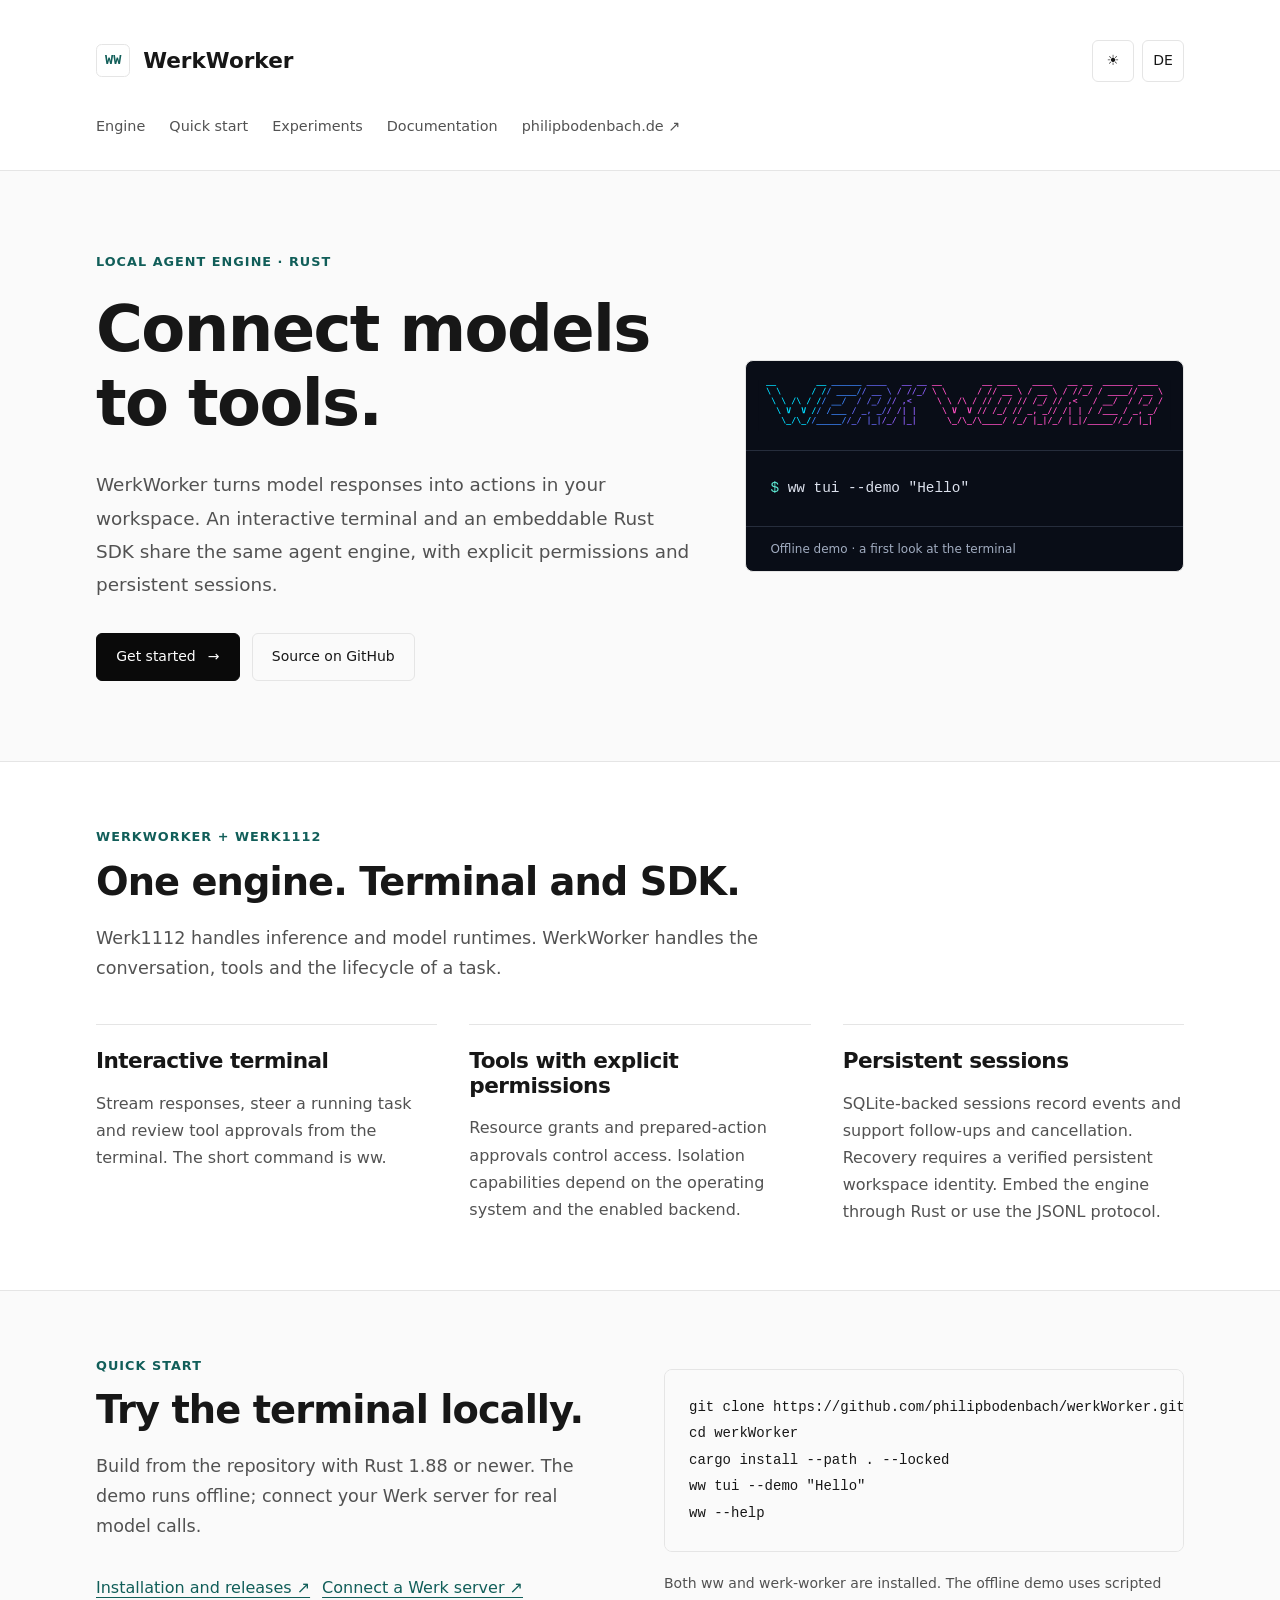
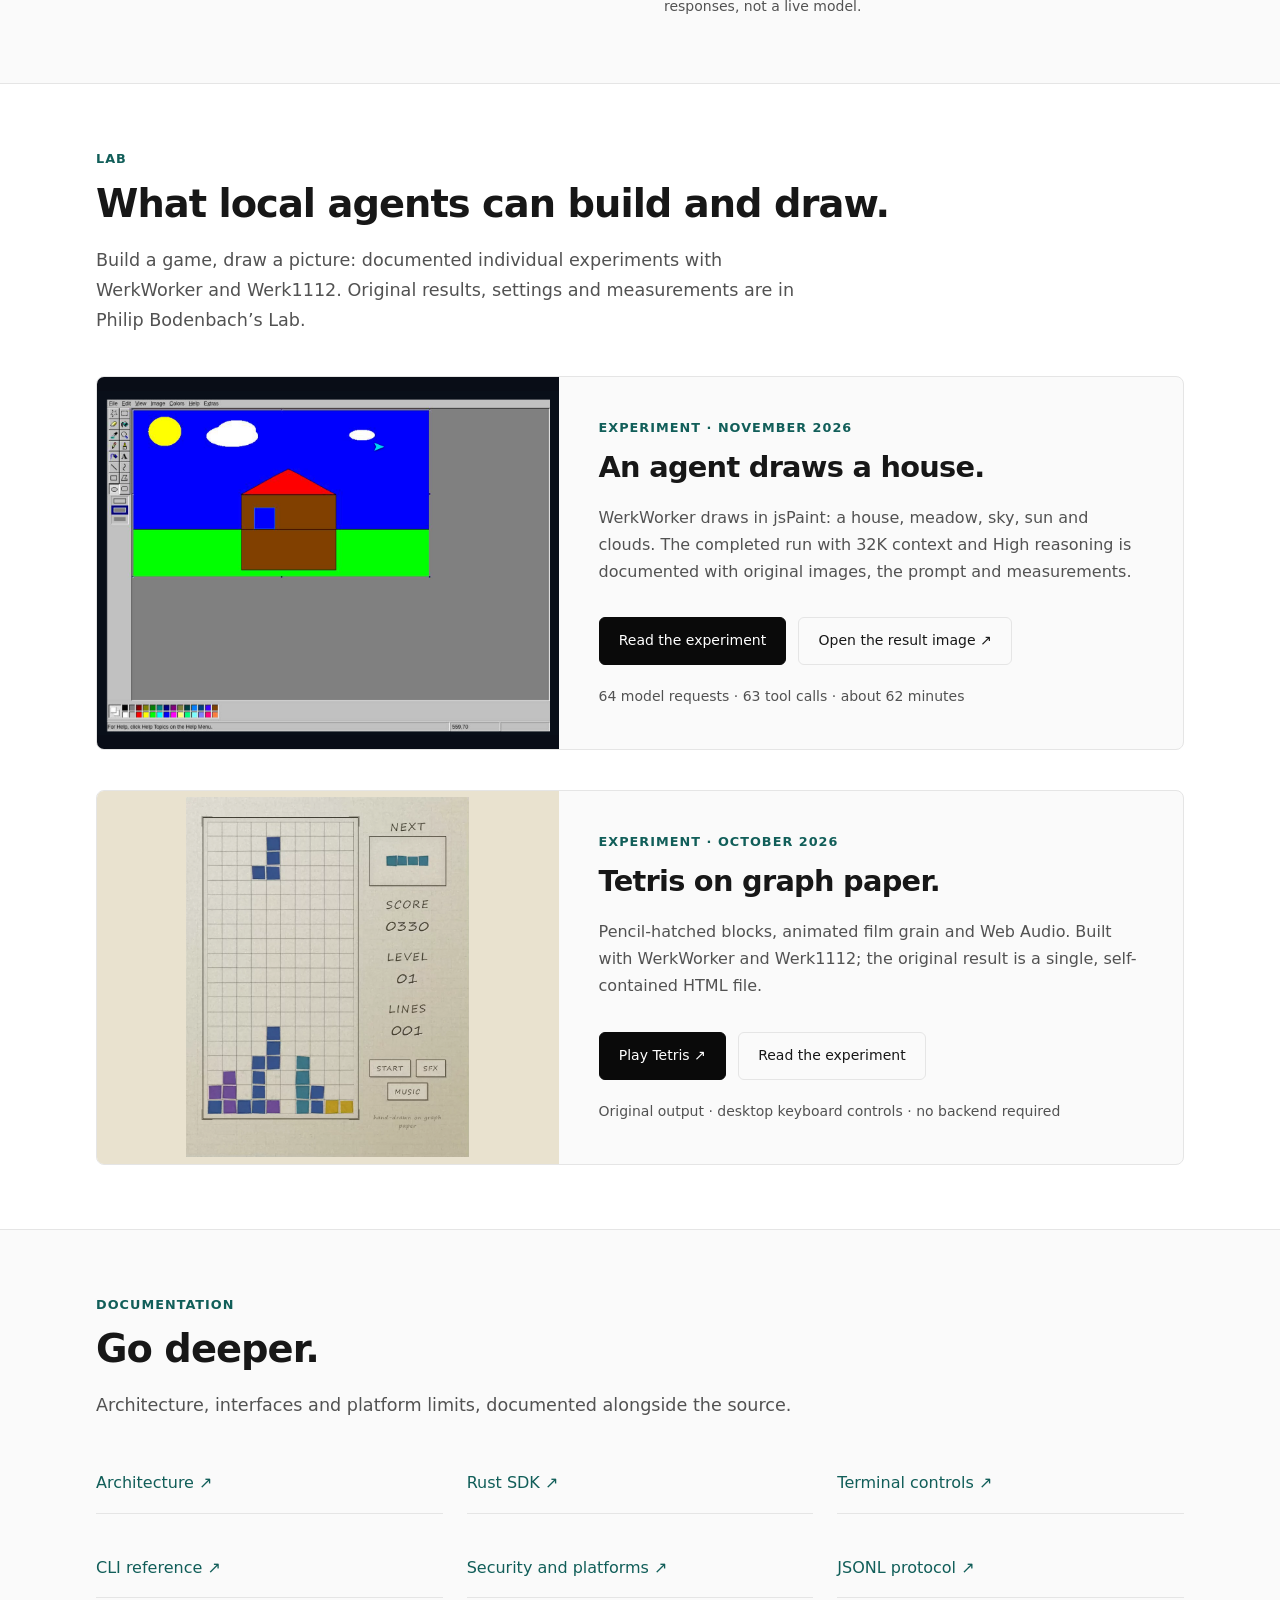
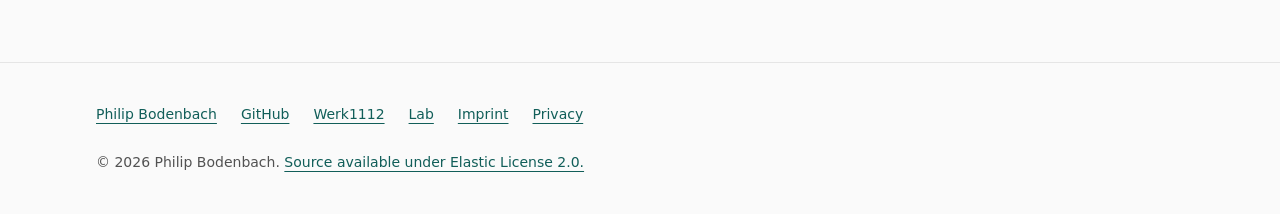
<file: docs/index.html>
<!doctype html>
<html lang="en">
<head>
  <meta charset="utf-8">
  <meta name="viewport" content="width=device-width, initial-scale=1">
  <script src="./assets/site.js"></script>
  <link rel="stylesheet" href="./assets/site.css">
  <title>WerkWorker – A local agent engine in Rust</title>
  <meta name="description" content="A local Rust agent engine with an interactive terminal, tool execution, explicit approvals and persistent sessions. Explore the SDK, a playable Tetris game and a browser drawing experiment.">
  <meta name="robots" content="index, follow">
  <link rel="canonical" href="https://philipbodenbach.github.io/werkWorker/">
  <link rel="alternate" hreflang="en" href="https://philipbodenbach.github.io/werkWorker/">
  <link rel="alternate" hreflang="de" href="https://philipbodenbach.github.io/werkWorker/de/">
  <link rel="alternate" hreflang="x-default" href="https://philipbodenbach.github.io/werkWorker/">
  <meta property="og:type" content="website">
  <meta property="og:site_name" content="WerkWorker">
  <meta property="og:locale" content="en_US">
  <meta property="og:locale:alternate" content="de_DE">
  <meta property="og:title" content="WerkWorker – A local agent engine in Rust">
  <meta property="og:description" content="A local Rust agent engine with an interactive terminal, tool execution, explicit approvals and persistent sessions. Explore the SDK, a playable Tetris game and a browser drawing experiment.">
  <meta property="og:url" content="https://philipbodenbach.github.io/werkWorker/">
  <meta property="og:image" content="https://philipbodenbach.github.io/werkWorker/assets/werkworker-social.png">
  <meta property="og:image:width" content="1200">
  <meta property="og:image:height" content="630">
  <meta property="og:image:alt" content="WerkWorker · Local agent engine · Rust">
  <meta name="twitter:card" content="summary_large_image">
  <meta name="twitter:title" content="WerkWorker – A local agent engine in Rust">
  <meta name="twitter:description" content="A local Rust agent engine with an interactive terminal, tool execution, explicit approvals and persistent sessions. Explore the SDK, a playable Tetris game and a browser drawing experiment.">
  <meta name="twitter:image" content="https://philipbodenbach.github.io/werkWorker/assets/werkworker-social.png">
  <script type="application/ld+json">{"@context": "https://schema.org", "@type": "SoftwareSourceCode", "name": "WerkWorker", "description": "A local Rust agent engine with an interactive terminal, tool execution, explicit approvals and persistent sessions. Explore the SDK, a playable Tetris game and a browser drawing experiment.", "url": "https://philipbodenbach.github.io/werkWorker/", "codeRepository": "https://github.com/philipbodenbach/werkWorker", "programmingLanguage": "Rust", "license": "https://github.com/philipbodenbach/werkWorker/blob/main/LICENSE", "author": {"@type": "Person", "name": "Philip Bodenbach", "url": "https://philipbodenbach.de/"}}</script>
</head>
<body>
<a class="skip-link" href="#main">Skip to content</a>
<header class="site-header">
  <div class="container">
    <div class="header-row">
      <a class="brand" href="./"><span class="brand-mark" aria-hidden="true">WW</span>WerkWorker</a>
      <div class="preferences">
        <button class="control" type="button" data-theme-toggle data-light-label="Activate light mode" data-dark-label="Activate dark mode" aria-label="Activate dark mode" aria-pressed="false"><span class="sun" aria-hidden="true">☀</span><span class="moon" aria-hidden="true">☾</span></button>
        <a class="control" href="./de/" hreflang="de" lang="de" aria-label="Deutsch">DE</a>
      </div>
    </div>
    <nav class="nav" aria-label="Primary navigation"><a href="#engine">Engine</a><a href="#quick-start">Quick start</a><a href="#experiments">Experiments</a><a href="#documentation">Documentation</a><a href="https://philipbodenbach.de/en/">philipbodenbach.de ↗</a></nav>
  </div>
</header>
<main id="main">
  <section class="hero container">
    <div><p class="eyebrow">Local agent engine · Rust</p><h1>Connect models to tools.</h1><p class="lead">WerkWorker turns model responses into actions in your workspace. An interactive terminal and an embeddable Rust SDK share the same agent engine, with explicit permissions and persistent sessions.</p><div class="actions"><a class="button primary" href="#quick-start">Get started <span aria-hidden="true">→</span></a><a class="button" href="https://github.com/philipbodenbach/werkWorker">Source on GitHub</a></div></div>
    <div class="terminal"><img src="./assets/werkworker-banner.svg" width="880" height="124" alt="WerkWorker"><pre><code><span style="color:#5eead4">$</span> ww tui --demo "Hello"</code></pre><p class="terminal-label">Offline demo · a first look at the terminal</p></div>
  </section>
  <section class="section panel" id="engine"><div class="container"><p class="eyebrow">WerkWorker + Werk1112</p><h2>One engine. Terminal and SDK.</h2><p class="section-intro">Werk1112 handles inference and model runtimes. WerkWorker handles the conversation, tools and the lifecycle of a task.</p><div class="features"><article><h3>Interactive terminal</h3><p>Stream responses, steer a running task and review tool approvals from the terminal. The short command is ww.</p></article><article><h3>Tools with explicit permissions</h3><p>Resource grants and prepared-action approvals control access. Isolation capabilities depend on the operating system and the enabled backend.</p></article><article><h3>Persistent sessions</h3><p>SQLite-backed sessions record events and support follow-ups and cancellation. Recovery requires a verified persistent workspace identity. Embed the engine through Rust or use the JSONL protocol.</p></article></div></div></section>
  <section class="section" id="quick-start"><div class="container split"><div><p class="eyebrow">Quick start</p><h2>Try the terminal locally.</h2><p class="section-intro">Build from the repository with Rust 1.88 or newer. The demo runs offline; connect your Werk server for real model calls.</p><div class="actions"><a href="https://github.com/philipbodenbach/werkWorker/blob/main/docs/releases.md">Installation and releases ↗</a><a href="https://github.com/philipbodenbach/werkWorker#install-and-try">Connect a Werk server ↗</a></div></div><div><pre class="code"><code>git clone https://github.com/philipbodenbach/werkWorker.git
cd werkWorker
cargo install --path . --locked
ww tui --demo "Hello"
ww --help</code></pre><p class="note">Both ww and werk-worker are installed. The offline demo uses scripted responses, not a live model.</p></div></div></section>
  <section class="section panel" id="experiments"><div class="container"><p class="eyebrow">Lab</p><h2>What local agents can build and draw.</h2><p class="section-intro">Build a game, draw a picture: documented individual experiments with WerkWorker and Werk1112. Original results, settings and measurements are in Philip Bodenbach’s Lab.</p><article class="experiment"><a class="experiment-image screenshot" href="https://philipbodenbach.de/en/lab/werkworker-paint/" tabindex="-1" aria-hidden="true"><img src="./assets/paint-result.png" width="1335" height="996" alt="House drawn in jsPaint with a red roof, green meadow, sun and clouds" loading="lazy"></a><div class="experiment-copy"><p class="eyebrow">Experiment · November 2026</p><h3>An agent draws a house.</h3><p>WerkWorker draws in jsPaint: a house, meadow, sky, sun and clouds. The completed run with 32K context and High reasoning is documented with original images, the prompt and measurements.</p><div class="actions"><a class="button primary" href="https://philipbodenbach.de/en/lab/werkworker-paint/">Read the experiment</a><a class="button" href="./assets/paint-result.png">Open the result image ↗</a></div><p class="note">64 model requests · 63 tool calls · about 62 minutes</p></div></article><article class="experiment"><a class="experiment-image" href="./experiments/tetris/" tabindex="-1" aria-hidden="true"><img src="./assets/tetris-poster.webp" width="870" height="1108" alt="Tetris with pencil-hatched blocks on graph paper" loading="lazy"></a><div class="experiment-copy"><p class="eyebrow">Experiment · October 2026</p><h3>Tetris on graph paper.</h3><p>Pencil-hatched blocks, animated film grain and Web Audio. Built with WerkWorker and Werk1112; the original result is a single, self-contained HTML file.</p><div class="actions"><a class="button primary" href="./experiments/tetris/">Play Tetris ↗</a><a class="button" href="https://philipbodenbach.de/en/lab/werkworker-tetris/">Read the experiment</a></div><p class="note">Original output · desktop keyboard controls · no backend required</p></div></article></div></section>
  <section class="section" id="documentation"><div class="container"><p class="eyebrow">Documentation</p><h2>Go deeper.</h2><p class="section-intro">Architecture, interfaces and platform limits, documented alongside the source.</p><nav class="docs" aria-label="Documentation"><a href="https://github.com/philipbodenbach/werkWorker/blob/main/docs/architecture.md">Architecture <span aria-hidden="true">↗</span></a><a href="https://github.com/philipbodenbach/werkWorker/blob/main/docs/sdk.md">Rust SDK <span aria-hidden="true">↗</span></a><a href="https://github.com/philipbodenbach/werkWorker/blob/main/docs/tui.md">Terminal controls <span aria-hidden="true">↗</span></a><a href="https://github.com/philipbodenbach/werkWorker/blob/main/docs/cli.md">CLI reference <span aria-hidden="true">↗</span></a><a href="https://github.com/philipbodenbach/werkWorker/blob/main/docs/security.md">Security and platforms <span aria-hidden="true">↗</span></a><a href="https://github.com/philipbodenbach/werkWorker/blob/main/docs/protocol.md">JSONL protocol <span aria-hidden="true">↗</span></a></nav></div></section>
</main>
<footer class="site-footer"><div class="container"><nav class="footer-links" aria-label="Footer"><a href="https://philipbodenbach.de/en/">Philip Bodenbach</a><a href="https://github.com/philipbodenbach/werkWorker">GitHub</a><a href="https://philipbodenbach.github.io/werk1112/">Werk1112</a><a href="https://philipbodenbach.de/en/lab/">Lab</a><a href="https://philipbodenbach.de/en/imprint/">Imprint</a><a href="https://philipbodenbach.de/en/privacy/">Privacy</a></nav><p>© 2026 Philip Bodenbach. <a href="https://github.com/philipbodenbach/werkWorker/blob/main/LICENSE">Source available under Elastic License 2.0.</a></p></div></footer>
</body>
</html>
</file>
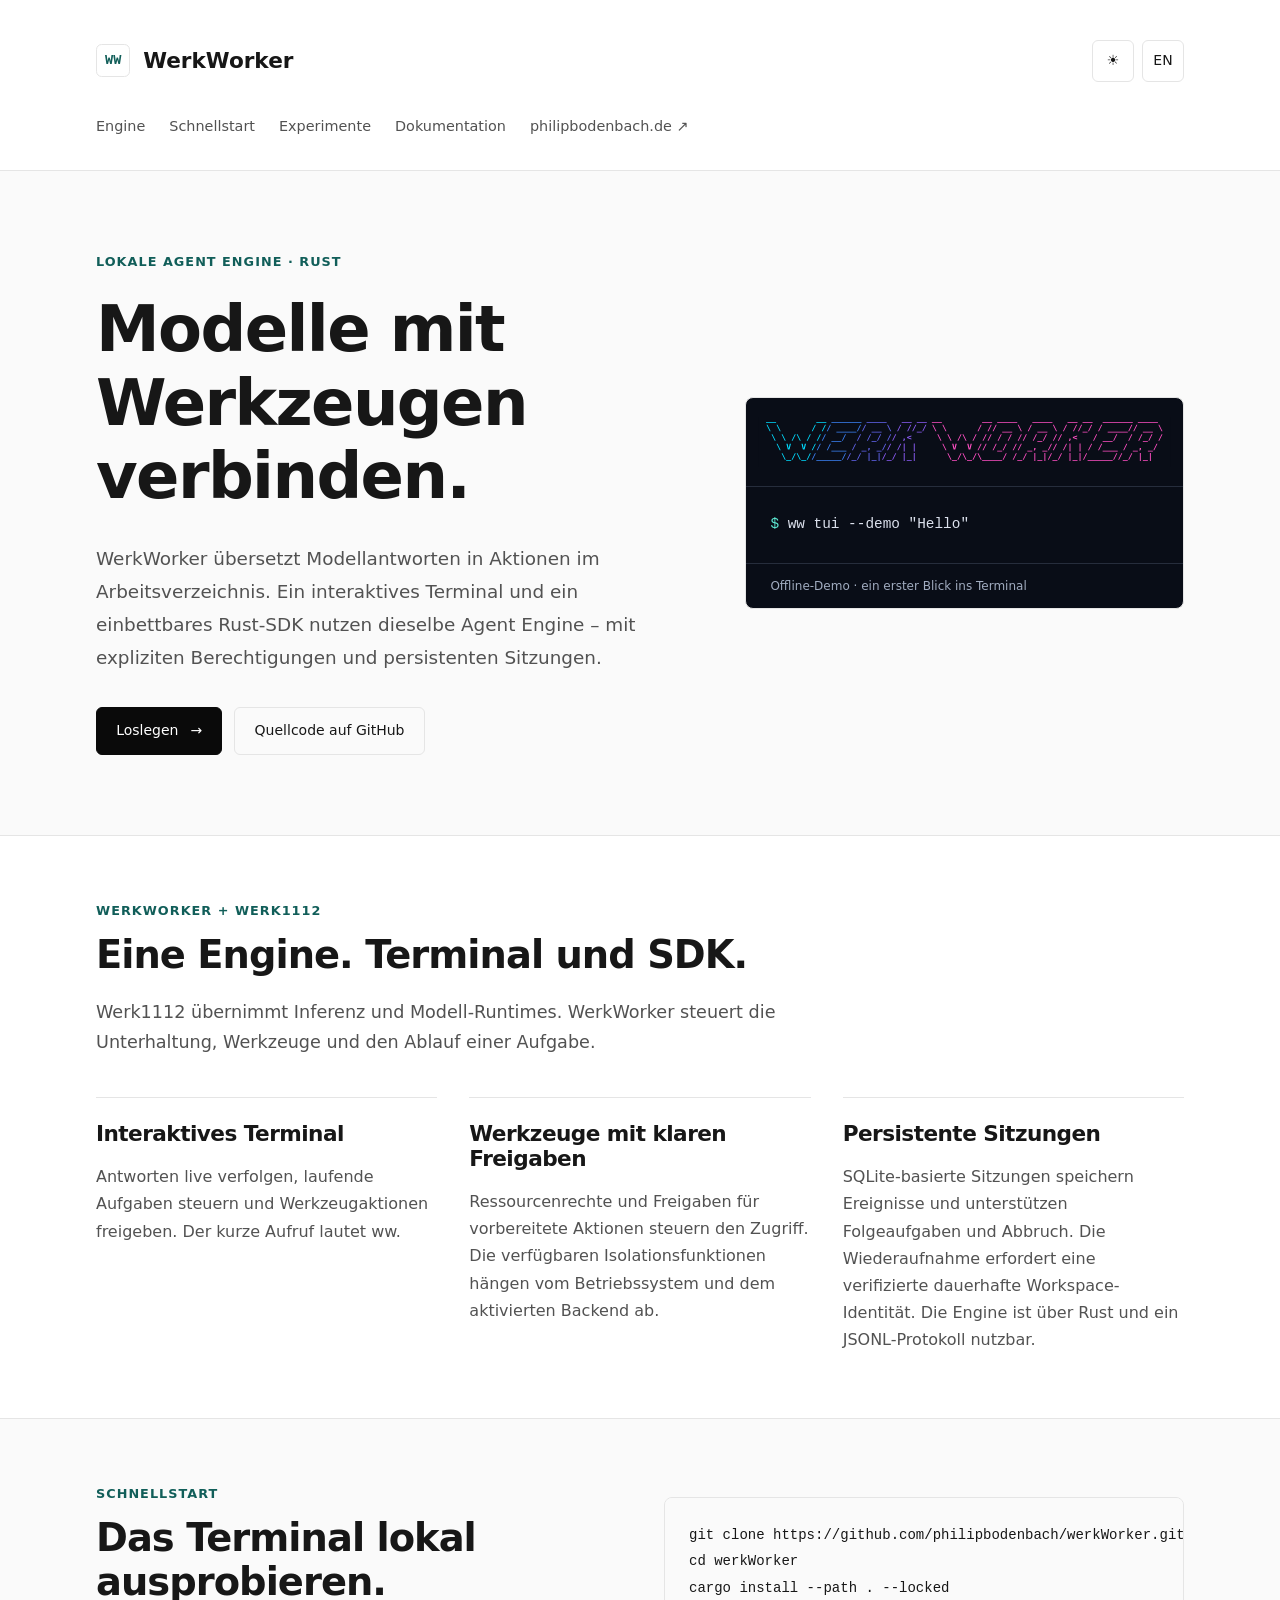
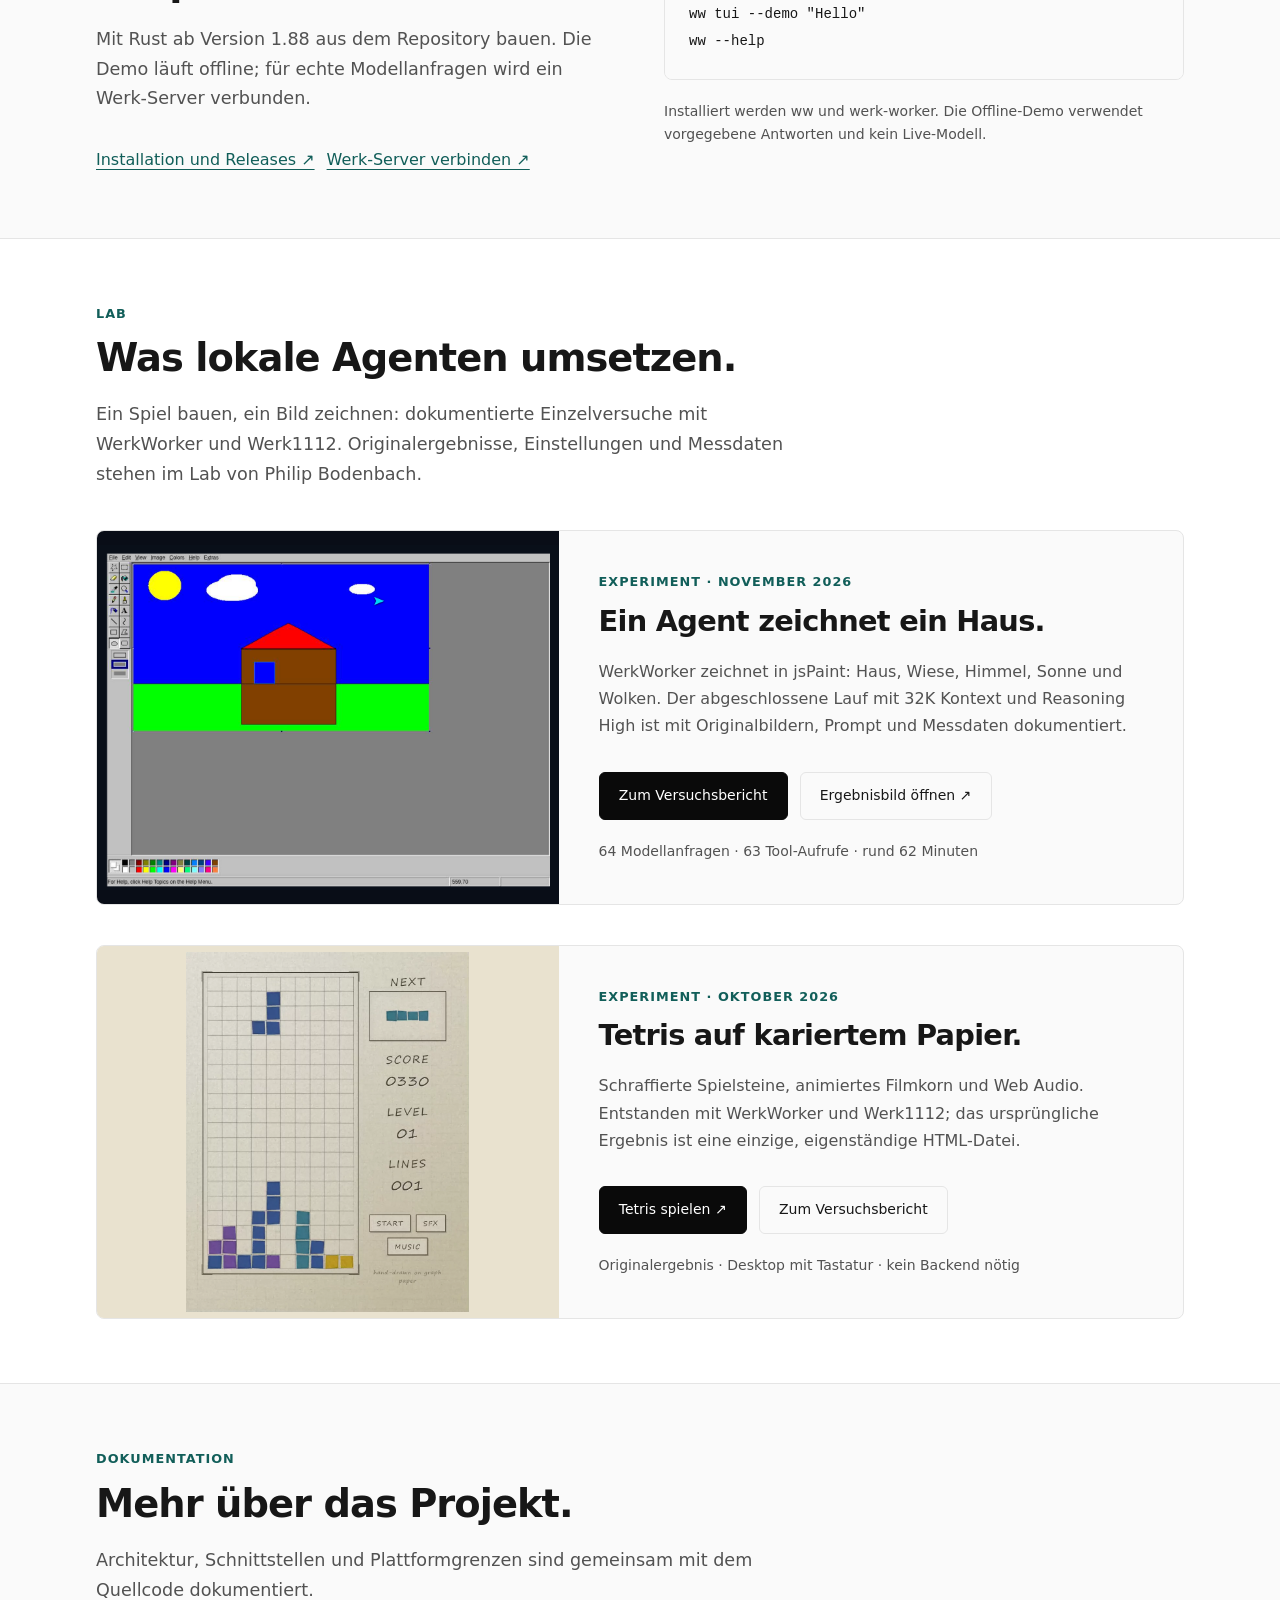
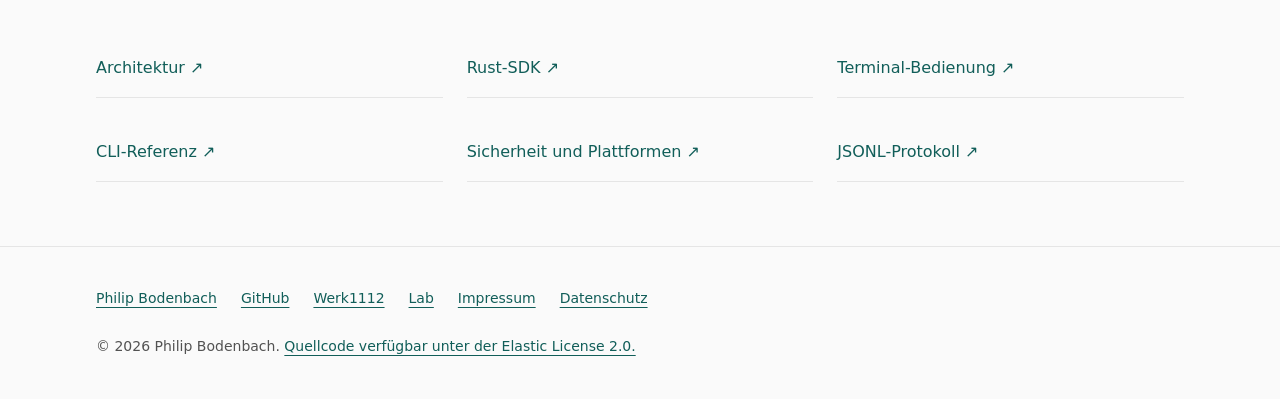
<file: docs/de/index.html>
<!doctype html>
<html lang="de">
<head>
  <meta charset="utf-8">
  <meta name="viewport" content="width=device-width, initial-scale=1">
  <script src="../assets/site.js"></script>
  <link rel="stylesheet" href="../assets/site.css">
  <title>WerkWorker – Eine lokale Agent Engine in Rust</title>
  <meta name="description" content="Eine lokale Agent Engine in Rust mit interaktivem Terminal, Werkzeugen, expliziten Freigaben und persistenten Sitzungen. Mit SDK und dokumentierten Tetris- und Browser-Experimenten.">
  <meta name="robots" content="index, follow">
  <link rel="canonical" href="https://philipbodenbach.github.io/werkWorker/de/">
  <link rel="alternate" hreflang="en" href="https://philipbodenbach.github.io/werkWorker/">
  <link rel="alternate" hreflang="de" href="https://philipbodenbach.github.io/werkWorker/de/">
  <link rel="alternate" hreflang="x-default" href="https://philipbodenbach.github.io/werkWorker/">
  <meta property="og:type" content="website">
  <meta property="og:site_name" content="WerkWorker">
  <meta property="og:locale" content="de_DE">
  <meta property="og:locale:alternate" content="en_US">
  <meta property="og:title" content="WerkWorker – Eine lokale Agent Engine in Rust">
  <meta property="og:description" content="Eine lokale Agent Engine in Rust mit interaktivem Terminal, Werkzeugen, expliziten Freigaben und persistenten Sitzungen. Mit SDK und dokumentierten Tetris- und Browser-Experimenten.">
  <meta property="og:url" content="https://philipbodenbach.github.io/werkWorker/de/">
  <meta property="og:image" content="https://philipbodenbach.github.io/werkWorker/assets/werkworker-social.png">
  <meta property="og:image:width" content="1200">
  <meta property="og:image:height" content="630">
  <meta property="og:image:alt" content="WerkWorker · Local agent engine · Rust">
  <meta name="twitter:card" content="summary_large_image">
  <meta name="twitter:title" content="WerkWorker – Eine lokale Agent Engine in Rust">
  <meta name="twitter:description" content="Eine lokale Agent Engine in Rust mit interaktivem Terminal, Werkzeugen, expliziten Freigaben und persistenten Sitzungen. Mit SDK und dokumentierten Tetris- und Browser-Experimenten.">
  <meta name="twitter:image" content="https://philipbodenbach.github.io/werkWorker/assets/werkworker-social.png">
  <script type="application/ld+json">{"@context": "https://schema.org", "@type": "SoftwareSourceCode", "name": "WerkWorker", "description": "Eine lokale Agent Engine in Rust mit interaktivem Terminal, Werkzeugen, expliziten Freigaben und persistenten Sitzungen. Mit SDK und dokumentierten Tetris- und Browser-Experimenten.", "url": "https://philipbodenbach.github.io/werkWorker/de/", "codeRepository": "https://github.com/philipbodenbach/werkWorker", "programmingLanguage": "Rust", "license": "https://github.com/philipbodenbach/werkWorker/blob/main/LICENSE", "author": {"@type": "Person", "name": "Philip Bodenbach", "url": "https://philipbodenbach.de/"}}</script>
</head>
<body>
<a class="skip-link" href="#main">Zum Inhalt</a>
<header class="site-header">
  <div class="container">
    <div class="header-row">
      <a class="brand" href="./"><span class="brand-mark" aria-hidden="true">WW</span>WerkWorker</a>
      <div class="preferences">
        <button class="control" type="button" data-theme-toggle data-light-label="Hellmodus aktivieren" data-dark-label="Dunkelmodus aktivieren" aria-label="Dunkelmodus aktivieren" aria-pressed="false"><span class="sun" aria-hidden="true">☀</span><span class="moon" aria-hidden="true">☾</span></button>
        <a class="control" href="../" hreflang="en" lang="en" aria-label="English">EN</a>
      </div>
    </div>
    <nav class="nav" aria-label="Hauptnavigation"><a href="#engine">Engine</a><a href="#quick-start">Schnellstart</a><a href="#experiments">Experimente</a><a href="#documentation">Dokumentation</a><a href="https://philipbodenbach.de/">philipbodenbach.de ↗</a></nav>
  </div>
</header>
<main id="main">
  <section class="hero container">
    <div><p class="eyebrow">Lokale Agent Engine · Rust</p><h1>Modelle mit Werkzeugen verbinden.</h1><p class="lead">WerkWorker übersetzt Modellantworten in Aktionen im Arbeitsverzeichnis. Ein interaktives Terminal und ein einbettbares Rust-SDK nutzen dieselbe Agent Engine – mit expliziten Berechtigungen und persistenten Sitzungen.</p><div class="actions"><a class="button primary" href="#quick-start">Loslegen <span aria-hidden="true">→</span></a><a class="button" href="https://github.com/philipbodenbach/werkWorker">Quellcode auf GitHub</a></div></div>
    <div class="terminal"><img src="../assets/werkworker-banner.svg" width="880" height="124" alt="WerkWorker"><pre><code><span style="color:#5eead4">$</span> ww tui --demo "Hello"</code></pre><p class="terminal-label">Offline-Demo · ein erster Blick ins Terminal</p></div>
  </section>
  <section class="section panel" id="engine"><div class="container"><p class="eyebrow">WerkWorker + Werk1112</p><h2>Eine Engine. Terminal und SDK.</h2><p class="section-intro">Werk1112 übernimmt Inferenz und Modell-Runtimes. WerkWorker steuert die Unterhaltung, Werkzeuge und den Ablauf einer Aufgabe.</p><div class="features"><article><h3>Interaktives Terminal</h3><p>Antworten live verfolgen, laufende Aufgaben steuern und Werkzeugaktionen freigeben. Der kurze Aufruf lautet ww.</p></article><article><h3>Werkzeuge mit klaren Freigaben</h3><p>Ressourcenrechte und Freigaben für vorbereitete Aktionen steuern den Zugriff. Die verfügbaren Isolationsfunktionen hängen vom Betriebssystem und dem aktivierten Backend ab.</p></article><article><h3>Persistente Sitzungen</h3><p>SQLite-basierte Sitzungen speichern Ereignisse und unterstützen Folgeaufgaben und Abbruch. Die Wiederaufnahme erfordert eine verifizierte dauerhafte Workspace-Identität. Die Engine ist über Rust und ein JSONL-Protokoll nutzbar.</p></article></div></div></section>
  <section class="section" id="quick-start"><div class="container split"><div><p class="eyebrow">Schnellstart</p><h2>Das Terminal lokal ausprobieren.</h2><p class="section-intro">Mit Rust ab Version 1.88 aus dem Repository bauen. Die Demo läuft offline; für echte Modellanfragen wird ein Werk-Server verbunden.</p><div class="actions"><a href="https://github.com/philipbodenbach/werkWorker/blob/main/docs/releases.md">Installation und Releases ↗</a><a href="https://github.com/philipbodenbach/werkWorker#install-and-try">Werk-Server verbinden ↗</a></div></div><div><pre class="code"><code>git clone https://github.com/philipbodenbach/werkWorker.git
cd werkWorker
cargo install --path . --locked
ww tui --demo "Hello"
ww --help</code></pre><p class="note">Installiert werden ww und werk-worker. Die Offline-Demo verwendet vorgegebene Antworten und kein Live-Modell.</p></div></div></section>
  <section class="section panel" id="experiments"><div class="container"><p class="eyebrow">Lab</p><h2>Was lokale Agenten umsetzen.</h2><p class="section-intro">Ein Spiel bauen, ein Bild zeichnen: dokumentierte Einzelversuche mit WerkWorker und Werk1112. Originalergebnisse, Einstellungen und Messdaten stehen im Lab von Philip Bodenbach.</p><article class="experiment"><a class="experiment-image screenshot" href="https://philipbodenbach.de/lab/werkworker-paint/" tabindex="-1" aria-hidden="true"><img src="../assets/paint-result.png" width="1335" height="996" alt="In jsPaint gezeichnetes Haus mit rotem Dach, grüner Wiese, Sonne und Wolken" loading="lazy"></a><div class="experiment-copy"><p class="eyebrow">Experiment · November 2026</p><h3>Ein Agent zeichnet ein Haus.</h3><p>WerkWorker zeichnet in jsPaint: Haus, Wiese, Himmel, Sonne und Wolken. Der abgeschlossene Lauf mit 32K Kontext und Reasoning High ist mit Originalbildern, Prompt und Messdaten dokumentiert.</p><div class="actions"><a class="button primary" href="https://philipbodenbach.de/lab/werkworker-paint/">Zum Versuchsbericht</a><a class="button" href="../assets/paint-result.png">Ergebnisbild öffnen ↗</a></div><p class="note">64 Modellanfragen · 63 Tool-Aufrufe · rund 62 Minuten</p></div></article><article class="experiment"><a class="experiment-image" href="../experiments/tetris/" tabindex="-1" aria-hidden="true"><img src="../assets/tetris-poster.webp" width="870" height="1108" alt="Tetris mit schraffierten Spielsteinen auf kariertem Papier" loading="lazy"></a><div class="experiment-copy"><p class="eyebrow">Experiment · Oktober 2026</p><h3>Tetris auf kariertem Papier.</h3><p>Schraffierte Spielsteine, animiertes Filmkorn und Web Audio. Entstanden mit WerkWorker und Werk1112; das ursprüngliche Ergebnis ist eine einzige, eigenständige HTML-Datei.</p><div class="actions"><a class="button primary" href="../experiments/tetris/">Tetris spielen ↗</a><a class="button" href="https://philipbodenbach.de/lab/werkworker-tetris/">Zum Versuchsbericht</a></div><p class="note">Originalergebnis · Desktop mit Tastatur · kein Backend nötig</p></div></article></div></section>
  <section class="section" id="documentation"><div class="container"><p class="eyebrow">Dokumentation</p><h2>Mehr über das Projekt.</h2><p class="section-intro">Architektur, Schnittstellen und Plattformgrenzen sind gemeinsam mit dem Quellcode dokumentiert.</p><nav class="docs" aria-label="Dokumentation"><a href="https://github.com/philipbodenbach/werkWorker/blob/main/docs/architecture.md">Architektur <span aria-hidden="true">↗</span></a><a href="https://github.com/philipbodenbach/werkWorker/blob/main/docs/sdk.md">Rust-SDK <span aria-hidden="true">↗</span></a><a href="https://github.com/philipbodenbach/werkWorker/blob/main/docs/tui.md">Terminal-Bedienung <span aria-hidden="true">↗</span></a><a href="https://github.com/philipbodenbach/werkWorker/blob/main/docs/cli.md">CLI-Referenz <span aria-hidden="true">↗</span></a><a href="https://github.com/philipbodenbach/werkWorker/blob/main/docs/security.md">Sicherheit und Plattformen <span aria-hidden="true">↗</span></a><a href="https://github.com/philipbodenbach/werkWorker/blob/main/docs/protocol.md">JSONL-Protokoll <span aria-hidden="true">↗</span></a></nav></div></section>
</main>
<footer class="site-footer"><div class="container"><nav class="footer-links" aria-label="Footer"><a href="https://philipbodenbach.de/">Philip Bodenbach</a><a href="https://github.com/philipbodenbach/werkWorker">GitHub</a><a href="https://philipbodenbach.github.io/werk1112/">Werk1112</a><a href="https://philipbodenbach.de/lab/">Lab</a><a href="https://philipbodenbach.de/impressum/">Impressum</a><a href="https://philipbodenbach.de/datenschutz/">Datenschutz</a></nav><p>© 2026 Philip Bodenbach. <a href="https://github.com/philipbodenbach/werkWorker/blob/main/LICENSE">Quellcode verfügbar unter der Elastic License 2.0.</a></p></div></footer>
</body>
</html>
</file>
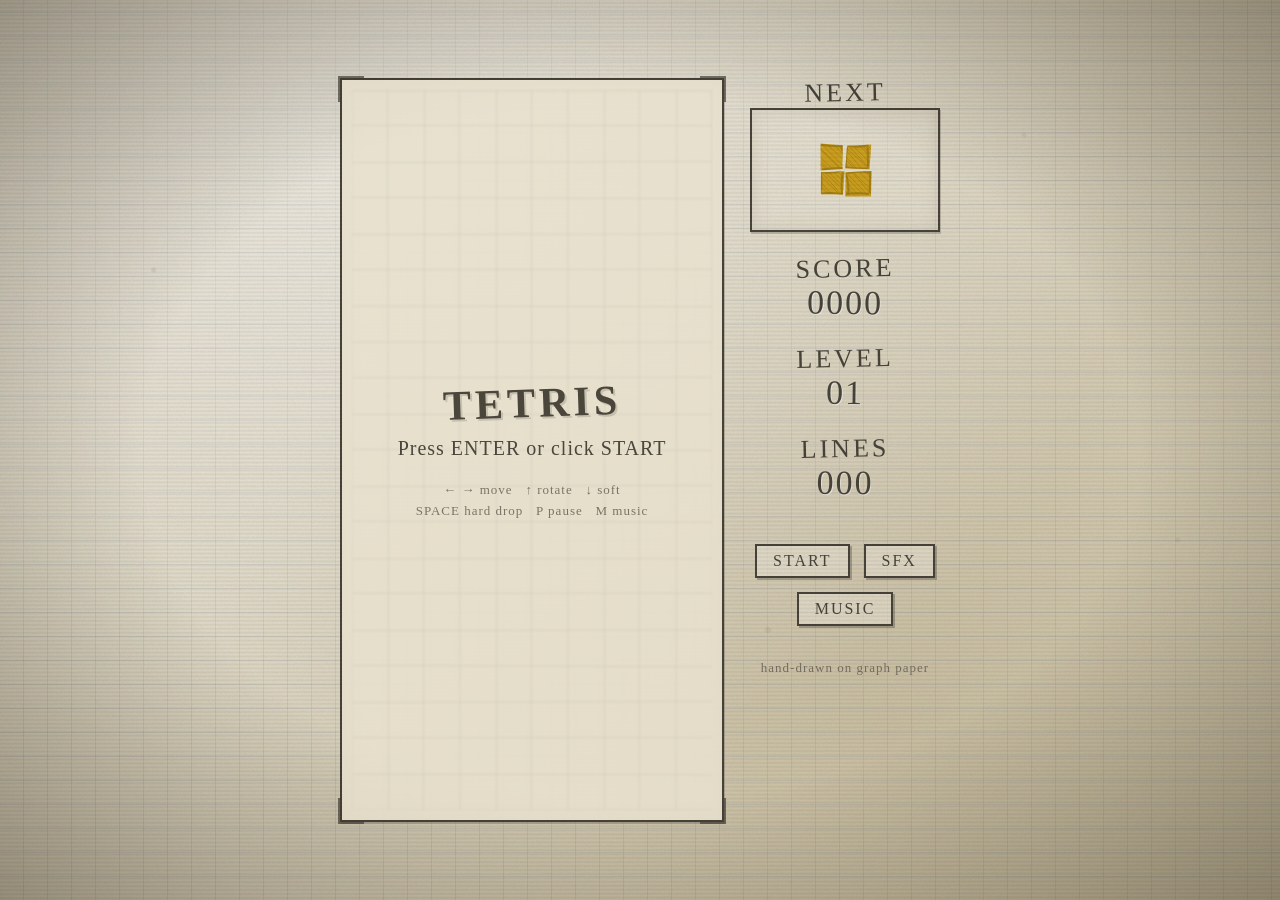
<file: docs/experiments/tetris/index.html>
<!DOCTYPE html>
<html lang="en">
<head>
<meta charset="UTF-8">
<meta name="viewport" content="width=device-width, initial-scale=1.0">
<title>Retro Tetris — Pencil Sketch</title>
<style>
  :root{
    --paper:#e9e2cf;
    --paper2:#ddd4bb;
    --ink:#4a463c;
    --ink-soft:#7a7466;
  }
  *{box-sizing:border-box;margin:0;padding:0}
  html,body{height:100%}
  body{
    background:
      radial-gradient(ellipse at 30% 20%, rgba(255,255,255,.5), transparent 60%),
      repeating-linear-gradient(0deg, transparent 0 23px, rgba(120,140,170,.18) 23px 24px),
      repeating-linear-gradient(90deg, transparent 0 23px, rgba(120,140,170,.18) 23px 24px),
      radial-gradient(ellipse at 70% 80%, rgba(160,140,90,.25), transparent 55%),
      linear-gradient(135deg, var(--paper), var(--paper2));
    color:var(--ink);
    font-family:"Segoe Print","Bradley Hand","Comic Sans MS",cursive;
    display:flex;align-items:center;justify-content:center;min-height:100vh;
    overflow:hidden;
  }
  /* aged paper specks */
  body::before{
    content:"";position:fixed;inset:0;pointer-events:none;opacity:.5;
    background-image:
      radial-gradient(circle at 12% 30%, rgba(90,70,40,.18) 0 2px, transparent 3px),
      radial-gradient(circle at 80% 15%, rgba(90,70,40,.15) 0 1.5px, transparent 3px),
      radial-gradient(circle at 60% 70%, rgba(90,70,40,.16) 0 2px, transparent 4px),
      radial-gradient(circle at 30% 85%, rgba(90,70,40,.14) 0 1.5px, transparent 3px),
      radial-gradient(circle at 92% 60%, rgba(90,70,40,.15) 0 2px, transparent 3px);
  }
  .stage{position:relative;display:flex;gap:26px;align-items:flex-start;padding:28px}
  .panel{
    position:relative;
    border:2px solid var(--ink);
    background:rgba(240,235,220,.35);
    box-shadow:1px 2px 0 rgba(74,70,60,.25), inset 0 0 18px rgba(120,110,80,.15);
  }
  .board-wrap{padding:10px}
  .board-wrap .corner{position:absolute;width:26px;height:26px;border:2px solid var(--ink);opacity:.7}
  .corner.tl{top:-4px;left:-4px;border-right:none;border-bottom:none}
  .corner.tr{top:-4px;right:-4px;border-left:none;border-bottom:none}
  .corner.bl{bottom:-4px;left:-4px;border-right:none;border-top:none}
  .corner.br{bottom:-4px;right:-4px;border-left:none;border-top:none}
  canvas#board{display:block}
  .side{display:flex;flex-direction:column;gap:22px;width:190px}
  .side .label{
    font-size:26px;letter-spacing:3px;color:var(--ink);
    text-align:center;transform:rotate(-1.2deg);
  }
  .side .label .small{font-size:15px;letter-spacing:2px;color:var(--ink-soft)}
  .next-box{padding:10px;display:flex;justify-content:center}
  .value{
    font-size:34px;text-align:center;letter-spacing:2px;transform:rotate(.6deg);
    text-shadow:1px 1px 0 rgba(255,255,255,.6);
  }
  .controls{
    margin-top:20px;display:flex;gap:14px;justify-content:center;align-items:center;flex-wrap:wrap;
    font-size:15px;letter-spacing:1px;color:var(--ink);
  }
  .btn{
    font-family:inherit;font-size:16px;letter-spacing:2px;cursor:pointer;
    background:rgba(240,235,220,.55);color:var(--ink);
    border:2px solid var(--ink);padding:6px 16px;
    box-shadow:2px 2px 0 rgba(74,70,60,.35);
    transition:transform .08s ease, box-shadow .08s ease;
  }
  .btn:hover{transform:translate(-1px,-1px);box-shadow:3px 3px 0 rgba(74,70,60,.35)}
  .btn:active{transform:translate(1px,1px);box-shadow:1px 1px 0 rgba(74,70,60,.35)}
  .btn.off{opacity:.55;text-decoration:line-through}
  .help{
    margin-top:10px;text-align:center;font-size:13px;color:var(--ink-soft);letter-spacing:1px;line-height:1.6;
  }
  #grain{
    position:fixed;inset:0;pointer-events:none;z-index:50;
    mix-blend-mode:multiply;opacity:.16;
  }
  #vignette{
    position:fixed;inset:0;pointer-events:none;z-index:49;
    background:radial-gradient(ellipse at center, transparent 55%, rgba(40,30,10,.38) 100%);
  }
  .overlay{
    position:absolute;inset:0;z-index:60;display:flex;flex-direction:column;
    align-items:center;justify-content:center;gap:10px;
    background:rgba(233,226,207,.82);backdrop-filter:blur(1px);
    text-align:center;padding:20px;
  }
  .overlay h1{font-size:42px;letter-spacing:4px;transform:rotate(-2deg);text-shadow:2px 2px 0 rgba(74,70,60,.2)}
  .overlay h2{font-size:28px;letter-spacing:3px;transform:rotate(-1deg)}
  .overlay p{font-size:16px;color:var(--ink-soft);letter-spacing:1px}
  .overlay .big{font-size:20px;color:var(--ink)}
  .hidden{display:none !important}
  .pulse{animation:pulse 1.4s ease-in-out infinite}
  @keyframes pulse{0%,100%{opacity:1}50%{opacity:.45}}
</style>
</head>
<body>
<div class="stage">
  <div class="panel board-wrap">
    <div class="corner tl"></div><div class="corner tr"></div>
    <div class="corner bl"></div><div class="corner br"></div>
    <canvas id="board" width="360" height="720"></canvas>
    <div class="overlay" id="overlay">
      <h1>TETRIS</h1>
      <p class="big pulse" id="ovMsg">Press ENTER or click START</p>
      <div class="help">← → move &nbsp; ↑ rotate &nbsp; ↓ soft<br>SPACE hard drop &nbsp; P pause &nbsp; M music</div>
    </div>
  </div>
  <div class="side">
    <div>
      <div class="label">NEXT</div>
      <div class="panel next-box"><canvas id="next" width="160" height="100"></canvas></div>
    </div>
    <div>
      <div class="label small">SCORE</div>
      <div class="value" id="score">0000</div>
    </div>
    <div>
      <div class="label small">LEVEL</div>
      <div class="value" id="level">01</div>
    </div>
    <div>
      <div class="label small">LINES</div>
      <div class="value" id="lines">000</div>
    </div>
    <div class="controls">
      <button class="btn" id="startBtn">START</button>
      <button class="btn" id="sfxBtn">SFX</button>
      <button class="btn" id="musicBtn">MUSIC</button>
    </div>
    <div class="help">hand-drawn on graph paper</div>
  </div>
</div>
<canvas id="grain"></canvas>
<div id="vignette"></div>
<script>
"use strict";
/* ================= core constants ================= */
const COLS=10, ROWS=20, CELL=36;
const COLORS={
  I:{fill:"#3f7f96",dark:"#2c5f75"},
  O:{fill:"#d3a520",dark:"#a37d12"},
  T:{fill:"#7d5fa8",dark:"#5c4584"},
  S:{fill:"#4f8a43",dark:"#3a6a30"},
  Z:{fill:"#b8452e",dark:"#8a3220"},
  J:{fill:"#3a5f9e",dark:"#284573"},
  L:{fill:"#d07b1f",dark:"#a05c12"}
};
const SHAPES={
  I:[[0,0,0,0],[1,1,1,1],[0,0,0,0],[0,0,0,0]],
  O:[[1,1],[1,1]],
  T:[[0,1,0],[1,1,1],[0,0,0]],
  S:[[0,1,1],[1,1,0],[0,0,0]],
  Z:[[1,1,0],[0,1,1],[0,0,0]],
  J:[[1,0,0],[1,1,1],[0,0,0]],
  L:[[0,0,1],[1,1,1],[0,0,0]]
};
const POINTS=[0,100,300,500,800];

/* ================= state ================= */
let board, piece, nextPiece, score=0, level=1, lines=0;
let dropInterval, dropTimer=0, lastTime=0;
let running=false, paused=false, gameOver=false;
let particles=[], clearFx=[], shake=0;
let sfxOn=true, musicOn=false;

function emptyBoard(){ return Array.from({length:ROWS},()=>Array(COLS).fill(null)); }
function rotateCW(m){
  const N=m.length, r=Array.from({length:N},()=>Array(N).fill(0));
  for(let y=0;y<N;y++)for(let x=0;x<N;x++) r[x][N-1-y]=m[y][x];
  return r;
}
function rotateCCW(m){
  const N=m.length, r=Array.from({length:N},()=>Array(N).fill(0));
  for(let y=0;y<N;y++)for(let x=0;x<N;x++) r[N-1-x][y]=m[y][x];
  return r;
}
function collide(board,mat,px,py){
  for(let y=0;y<mat.length;y++)for(let x=0;x<mat[y].length;x++){
    if(!mat[y][x])continue;
    const bx=px+x, by=py+y;
    if(bx<0||bx>=COLS||by>=ROWS)return true;
    if(by>=0&&board[by][bx])return true;
  }
  return false;
}
function merge(board,mat,px,py,type){
  for(let y=0;y<mat.length;y++)for(let x=0;x<mat[y].length;x++){
    if(mat[y][x]){const by=py+y,bx=px+x; if(by>=0)board[by][bx]=type;}
  }
}
function fullLines(b){
  const out=[];
  for(let y=0;y<ROWS;y++) if(b[y].every(c=>c)) out.push(y);
  return out;
}
function clearLines(b,idxs){
  idxs.slice().sort((a,c)=>c-a).forEach(y=>{ b.splice(y,1); b.unshift(Array(COLS).fill(null)); });
}
function randPiece(){
  const keys=Object.keys(SHAPES);
  const type=keys[(Math.random()*keys.length)|0];
  const mat=SHAPES[type].map(r=>r.slice());
  return {type,mat,x:(COLS-mat[0].length>>1),y:-1};
}
function dropSpeed(lv){ return Math.max(80, 650 - (lv-1)*55); }

/* ================= audio ================= */
let AC=null, musicNodes=null;
function audio(){ if(!AC){ try{ AC=new (window.AudioContext||window.webkitAudioContext)(); }catch(e){} } if(AC&&AC.state==="suspended")AC.resume(); return AC; }
function tone(freq,dur,type,vol,slide){
  const ac=audio(); if(!ac||!sfxOn)return;
  const o=ac.createOscillator(),g=ac.createGain();
  o.type=type||"square"; o.frequency.setValueAtTime(freq,ac.currentTime);
  if(slide)o.frequency.exponentialRampToValueAtTime(Math.max(20,slide),ac.currentTime+dur);
  g.gain.setValueAtTime(vol||.18,ac.currentTime);
  g.gain.exponentialRampToValueAtTime(.001,ac.currentTime+dur);
  o.connect(g).connect(ac.destination);
  o.start(); o.stop(ac.currentTime+dur+.02);
}
function noise(dur,vol,hp){
  const ac=audio(); if(!ac||!sfxOn)return;
  const n=Math.floor(ac.sampleRate*dur), buf=ac.createBuffer(1,n,ac.sampleRate), d=buf.getChannelData(0);
  for(let i=0;i<n;i++)d[i]=(Math.random()*2-1)*(1-i/n);
  const s=ac.createBufferSource(); s.buffer=buf;
  const f=ac.createBiquadFilter(); f.type="highpass"; f.frequency.value=hp||1200;
  const g=ac.createGain(); g.gain.value=vol||.12;
  s.connect(f).connect(g).connect(ac.destination); s.start();
}
const SFX={
  move(){ tone(320,.04,"square",.06); },
  rotate(){ tone(440,.06,"square",.08,600); },
  lock(){ tone(180,.08,"triangle",.2,90); },
  clear(n){ for(let i=0;i<3+n;i++)setTimeout(()=>tone(300+i*120,.1,"square",.14,500+i*80),i*55); noise(.25,.1,800); },
  tetris(){ for(let i=0;i<6;i++)setTimeout(()=>tone(300+i*150,.14,"square",.16,520+i*100),i*70); noise(.4,.14,600); },
  levelup(){ for(let i=0;i<4;i++)setTimeout(()=>tone(400+i*130,.16,"triangle",.16),i*90); },
  over(){ for(let i=0;i<5;i++)setTimeout(()=>tone(300-i*45,.25,"sawtooth",.14,200-i*25),i*160); },
  hard(){ noise(.12,.16,2000); tone(220,.07,"square",.12,80); }
};
/* simple looping chiptune via scheduler */
const MELODY=[392,0,523,0,392,494,0,330, 294,0,392,0,494,0,440,392,
              330,0,440,0,523,0,494,440, 392,0,494,523,0,587,0,523];
const BASS=[98,0,98,0,110,0,110,0, 73,0,73,0,82,0,82,73,
            82,0,82,0,98,0,98,82, 73,0,82,98,0,87,0,78];
let musicStep=0, musicTimer=null;
function musicTick(){
  const ac=audio(); if(!ac||!musicOn)return;
  const t=ac.currentTime, m=MELODY[musicStep%MELODY.length], b=BASS[musicStep%BASS.length];
  if(m){ const o=ac.createOscillator(),g=ac.createGain();
    o.type="square"; o.frequency.value=m;
    g.gain.setValueAtTime(.06,t); g.gain.exponentialRampToValueAtTime(.001,t+.18);
    o.connect(g).connect(ac.destination); o.start(t); o.stop(t+.2); }
  if(b){ const o=ac.createOscillator(),g=ac.createGain();
    o.type="triangle"; o.frequency.value=b;
    g.gain.setValueAtTime(.1,t); g.gain.exponentialRampToValueAtTime(.001,t+.22);
    o.connect(g).connect(ac.destination); o.start(t); o.stop(t+.24); }
  musicStep++;
}
function startMusic(){ if(musicTimer)return; musicOn=true; audio(); musicStep=0; musicTimer=setInterval(musicTick,170); }
function stopMusic(){ musicOn=false; if(musicTimer){clearInterval(musicTimer);musicTimer=null;} }

/* ================= sketchy drawing ================= */
function sketchStroke(ctx,x1,y1,x2,y2,jit){
  jit=jit||1.4;
  const j=()=>(Math.random()*2-1)*jit;
  ctx.beginPath();
  ctx.moveTo(x1+j(),y1+j());
  const mx=(x1+x2)/2+j()*1.6, my=(y1+y2)/2+j()*1.6;
  ctx.quadraticCurveTo(mx,my,x2+j(),y2+j());
  ctx.stroke();
}
function sketchRect(ctx,x,y,w,h,jit){
  jit=jit||1.4;
  sketchStroke(ctx,x,y,x+w,y,jit);
  sketchStroke(ctx,x+w,y,x+w,y+h,jit);
  sketchStroke(ctx,x+w,y+h,x,y+h,jit);
  sketchStroke(ctx,x,y+h,x,y,jit);
}
function sketchFill(ctx,x,y,w,h,fill,dark){
  ctx.save();
  // wobbly filled quad
  const j=()=>(Math.random()*2-1)*1.6;
  ctx.beginPath();
  ctx.moveTo(x+j(),y+j());
  ctx.lineTo(x+w+j(),y+j());
  ctx.lineTo(x+w+j(),y+h+j());
  ctx.lineTo(x+j(),y+h+j());
  ctx.closePath();
  ctx.fillStyle=fill; ctx.fill();
  // hatched crayon strokes inside
  ctx.clip();
  ctx.strokeStyle=dark; ctx.lineWidth=1; ctx.globalAlpha=.5;
  for(let d=-h;d<w;d+=4.5){
    ctx.beginPath();
    ctx.moveTo(x+d+j(),y+j());
    ctx.lineTo(x+d+h+j(),y+h+j());
    ctx.stroke();
  }
  ctx.globalAlpha=.8; ctx.lineWidth=2; ctx.strokeStyle=dark;
  sketchRect(ctx,x+1,y+1,w-2,h-2,1.6);
  ctx.restore();
}
function drawCell(ctx,px,py,type,alpha){
  const c=COLORS[type]; if(!c)return;
  ctx.save(); ctx.globalAlpha=alpha==null?1:alpha;
  sketchFill(ctx,px+2,py+2,CELL-4,CELL-4,c.fill,c.dark);
  ctx.restore();
}

const bcv=document.getElementById("board").getContext("2d");
const ncv=document.getElementById("next").getContext("2d");
const gcv=document.getElementById("grain").getContext("2d");
function resizeGrain(){ const g=document.getElementById("grain"); g.width=innerWidth; g.height=innerHeight; }
addEventListener("resize",resizeGrain); resizeGrain();

/* grain: rolling noise while playing, still-ish otherwise */
function drawGrain(t){
  const g=document.getElementById("grain");
  const w=g.width,h=g.height;
  const img=gcv.createImageData(w,h);
  const d=img.data;
  const roll=running&&!paused&&!gameOver;
  const phase=roll?Math.floor(t/34):0; // rolling when playing
  for(let i=0;i<d.length;i+=4){
    let v=Math.random()*255;
    if(!roll)v=128+Math.sin(i*0.00031+phase*0.7)*40+Math.random()*30;
    d[i]=d[i+1]=d[i+2]=v; d[i+3]=255;
  }
  gcv.putImageData(img,0,0);
}

/* ================= HUD ================= */
const scoreEl=document.getElementById("score"), levelEl=document.getElementById("level"), linesEl=document.getElementById("lines");
function pad(n,l){ let s=String(Math.max(0,n|0)); while(s.length<l)s="0"+s; return s; }
function hud(){ scoreEl.textContent=pad(score,4); levelEl.textContent=pad(level,2); linesEl.textContent=pad(lines,3); }

/* ================= game flow ================= */
function reset(){
  board=emptyBoard(); score=0; level=1; lines=0; dropTimer=0;
  gameOver=false; paused=false; shake=0; particles=[]; clearFx=[];
  nextPiece=randPiece(); spawn();
  hud();
  document.getElementById("overlay").classList.add("hidden");
}
function spawn(){
  piece=nextPiece; nextPiece=randPiece(); drawNext();
  if(collide(board,piece.mat,piece.x,piece.y)){
    gameOver=true; running=false;
    SFX.over();
    const ov=document.getElementById("overlay");
    ov.querySelector("h1").textContent="GAME OVER";
    document.getElementById("ovMsg").textContent="Press ENTER to restart";
    ov.classList.remove("hidden");
  }
}
function drawNext(){
  ncv.clearRect(0,0,160,100);
  const m=nextPiece.mat, t=nextPiece.type;
  let minx=9,maxx=0,miny=9,maxy=0;
  for(let y=0;y<m.length;y++)for(let x=0;x<m[y].length;x++)if(m[y][x]){minx=Math.min(minx,x);maxx=Math.max(maxx,x);miny=Math.min(miny,y);maxy=Math.max(maxy,y);}
  const cw=26, ox=(160-(maxx-minx+1)*cw)/2, oy=(100-(maxy-miny+1)*cw)/2;
  for(let y=miny;y<=maxy;y++)for(let x=minx;x<=maxx;x++)
    if(m[y][x]) sketchFill(ncv,ox+(x-minx)*cw+1,oy+(y-miny)*cw+1,cw-2,cw-2,COLORS[t].fill,COLORS[t].dark);
}
function move(dx){
  if(!running||paused||gameOver)return;
  if(!collide(board,piece.mat,piece.x+dx,piece.y)){ piece.x+=dx; SFX.move(); }
}
function rotate(){
  if(!running||paused||gameOver)return;
  const m=rotateCW(piece.mat);
  for(const off of [0,-1,1,-2,2]){
    if(!collide(board,m,piece.x+off,piece.y)){ piece.mat=m; piece.x+=off; SFX.rotate(); return; }
  }
}
function softDrop(){
  if(!running||paused||gameOver)return;
  if(!collide(board,piece.mat,piece.x,piece.y+1)){ piece.y++; score+=1; hud(); }
  else lock();
}
function hardDrop(){
  if(!running||paused||gameOver)return;
  let d=0;
  while(!collide(board,piece.mat,piece.x,piece.y+1)){ piece.y++; d++; }
  score+=d*2; hud(); SFX.hard(); shake=4; lock();
}
function lock(){
  merge(board,piece.mat,piece.x,piece.y,piece.type);
  SFX.lock();
  burst(piece.x,piece.y,piece.type);
  const full=fullLines(board);
  if(full.length){
    full.forEach(y=>clearFx.push({y,t0:performance.now()}));
    clearLines(board,full);
    lines+=full.length;
    const pts=POINTS[full.length]*level;
    score+=pts;
    if(full.length===4){ SFX.tetris(); shake=8; } else SFX.clear(full.length);
    level=1+Math.floor(lines/10);
    if(dropSpeed(level)<dropInterval||true) dropInterval=dropSpeed(level);
    if(level>1)SFX.levelup();
  }
  hud();
  spawn();
}
function burst(px,py,type){
  const c=COLORS[type].fill;
  for(let i=0;i<10;i++){
    const a=Math.random()*Math.PI*2, s=1+Math.random()*3;
    particles.push({x:(px+2)*CELL,y:(py+2)*CELL,vx:Math.cos(a)*s,vy:Math.sin(a)*s-2,life:1,color:c});
  }
}
function ghostY(){
  let gy=piece.y;
  while(!collide(board,piece.mat,piece.x,gy+1))gy++;
  return gy;
}

/* ================= render ================= */
function render(t){
  bcv.clearRect(0,0,360,720);
  bcv.save();
  if(shake>0){ bcv.translate((Math.random()*2-1)*shake,(Math.random()*2-1)*shake); shake*=.85; if(shake<.3)shake=0; }
  // pencil grid
  bcv.strokeStyle="rgba(74,70,60,.55)"; bcv.lineWidth=1;
  for(let x=0;x<=COLS;x++){ bcv.beginPath(); bcv.moveTo(x*CELL+Math.sin(x*3.7)*.8,0); bcv.lineTo(x*CELL+Math.sin(x*2.1)*.8,ROWS*CELL); bcv.stroke(); }
  for(let y=0;y<=ROWS;y++){ bcv.beginPath(); bcv.moveTo(0,y*CELL+Math.cos(y*2.9)*.8); bcv.lineTo(COLS*CELL,y*CELL+Math.cos(y*4.3)*.8); bcv.stroke(); }
  // settled blocks
  for(let y=0;y<ROWS;y++)for(let x=0;x<COLS;x++) if(board[y][x]) drawCell(bcv,x*CELL,y*CELL,board[y][x],1);
  // line-clear flash
  clearFx=clearFx.filter(f=>{
    const p=(t-f.t0)/260; if(p>=1)return false;
    bcv.fillStyle="rgba(255,255,255,"+(1-p)+")";
    bcv.fillRect(0,f.y*CELL,COLS*CELL,CELL);
    return true;
  });
  // ghost
  if(piece&&!gameOver){
    const gy=ghostY();
    if(gy>piece.y){
      bcv.save(); bcv.globalAlpha=.28;
      for(let y=0;y<piece.mat.length;y++)for(let x=0;x<piece.mat[y].length;x++)
        if(piece.mat[y][x]&&(gy+y)>=0) drawCell(bcv,(piece.x+x)*CELL,(gy+y)*CELL,piece.type,1);
      bcv.restore();
    }
    // active piece
    for(let y=0;y<piece.mat.length;y++)for(let x=0;x<piece.mat[y].length;x++)
      if(piece.mat[y][x]&&(piece.y+y)>=0) drawCell(bcv,(piece.x+x)*CELL,(piece.y+y)*CELL,piece.type,1);
  }
  // particles
  particles=particles.filter(p=>p.life>0);
  particles.forEach(p=>{
    p.x+=p.vx; p.y+=p.vy; p.vy+=.15; p.life-=.025;
    bcv.globalAlpha=Math.max(0,p.life);
    bcv.fillStyle=p.color;
    bcv.fillRect(p.x-3,p.y-3,6,6);
    bcv.globalAlpha=1;
  });
  bcv.restore();
  drawGrain(t);
}

/* ================= loop ================= */
function loop(t){
  if(!lastTime)lastTime=t;
  const dt=t-lastTime; lastTime=t;
  if(running&&!paused&&!gameOver){
    dropTimer+=dt;
    if(dropTimer>dropInterval){ dropTimer=0; softDrop(); }
  }
  render(t);
  requestAnimationFrame(loop);
}
dropInterval=dropSpeed(1);
board=emptyBoard(); nextPiece=randPiece(); drawNext(); hud();
requestAnimationFrame(loop);

/* ================= input ================= */
function startGame(){ reset(); running=true; lastTime=0; audio(); if(musicOn)startMusic(); }
function togglePause(){
  if(!running||gameOver)return;
  paused=!paused;
  const ov=document.getElementById("overlay");
  if(paused){ ov.querySelector("h1").textContent="PAUSED"; document.getElementById("ovMsg").textContent="Press P to resume"; ov.classList.remove("hidden"); }
  else ov.classList.add("hidden");
}
addEventListener("keydown",e=>{
  if(e.key==="Enter"){ if(!running||gameOver)startGame(); }
  if(e.key==="p"||e.key==="P")togglePause();
  if(e.key==="m"||e.key==="M"){ musicOn?stopMusic():startMusic(); document.getElementById("musicBtn").classList.toggle("off",!musicOn); }
  if(e.code==="Space"){ e.preventDefault(); hardDrop(); }
  if(e.key==="ArrowLeft")move(-1);
  if(e.key==="ArrowRight")move(1);
  if(e.key==="ArrowDown")softDrop();
  if(e.key==="ArrowUp")rotate();
});
document.getElementById("startBtn").onclick=startGame;
document.getElementById("sfxBtn").onclick=function(){ sfxOn=!sfxOn; this.classList.toggle("off",!sfxOn); audio(); };
document.getElementById("musicBtn").onclick=function(){ musicOn?stopMusic():startMusic(); this.classList.toggle("off",!musicOn); };
</script>
</body>
</html>
</file>
<file: docs/assets/site.css>
:root {
  color-scheme: light;
  --bg: #fafafa;
  --panel: #fff;
  --text: #171717;
  --muted: #525252;
  --line: #e5e5e5;
  --accent: #115e59;
  --button: #0a0a0a;
  --button-text: #fff;
}
:root.dark {
  color-scheme: dark;
  --bg: #0a0a0a;
  --panel: #171717;
  --text: #f5f5f5;
  --muted: #a3a3a3;
  --line: #262626;
  --accent: #5eead4;
  --button: #f5f5f5;
  --button-text: #0a0a0a;
}
* { box-sizing: border-box; }
html { scroll-behavior: smooth; }
body { margin: 0; min-width: 320px; font-family: ui-sans-serif, system-ui, -apple-system, BlinkMacSystemFont, "Segoe UI", sans-serif; line-height: 1.7; background: var(--bg); color: var(--text); }
a { color: var(--accent); text-underline-offset: .25em; }
a:hover { text-decoration: underline; }
a:focus-visible, button:focus-visible { outline: 2px solid var(--accent); outline-offset: 5px; }
button { font: inherit; }
img { max-width: 100%; height: auto; }
h1, h2, h3, p { margin: 0; }
h1, h2, h3 { font-weight: 600; line-height: 1.15; letter-spacing: -.025em; }
h1 { margin-top: 1.25rem; font-size: clamp(2.5rem, 5vw, 4rem); }
h2 { font-size: clamp(1.8rem, 3vw, 2.5rem); }
h3 { font-size: 1.35rem; }
p { color: var(--muted); }
.container { width: min(1088px, calc(100% - 40px)); margin-inline: auto; }
.site-header { border-bottom: 1px solid var(--line); background: var(--panel); }
.header-row { display: flex; justify-content: space-between; align-items: center; gap: 1.5rem; padding-block: 2.5rem 2rem; }
.brand { color: var(--text); font-size: 1.35rem; font-weight: 600; text-decoration: none; display: flex; align-items: center; gap: .8rem; }
.brand-mark { font: 700 .85rem ui-monospace, monospace; color: var(--accent); border: 1px solid var(--line); padding: .5rem; border-radius: .35rem; }
.preferences { display: flex; gap: .5rem; align-items: center; }
.control { display: inline-flex; align-items: center; justify-content: center; width: 42px; height: 42px; border: 1px solid var(--line); border-radius: .375rem; background: transparent; color: var(--text); text-decoration: none; cursor: pointer; font-size: .875rem; }
.control:hover { border-color: var(--accent); }
.moon, .dark .sun { display: none; }
.dark .moon { display: inline; }
.nav { display: flex; flex-wrap: wrap; gap: .5rem 1.5rem; padding-bottom: 2rem; font-size: .9rem; }
.nav a { color: var(--muted); text-decoration: none; }
.nav a:hover { color: var(--accent); }
.hero { display: grid; grid-template-columns: 1.15fr .85fr; gap: 3.5rem; align-items: center; padding-block: 5rem; }
.eyebrow { color: var(--accent); font-size: .8rem; text-transform: uppercase; letter-spacing: .08em; font-weight: 600; }
.lead { font-size: 1.15rem; line-height: 1.8; margin-top: 1.75rem; }
.actions { display: flex; flex-wrap: wrap; gap: .75rem; margin-top: 2rem; }
.button { display: inline-flex; align-items: center; gap: .75rem; justify-content: center; padding: .7rem 1.2rem; border: 1px solid var(--line); border-radius: .375rem; text-decoration: none; font-size: .875rem; font-weight: 500; color: var(--text); }
.button:hover { border-color: var(--accent); color: var(--accent); text-decoration: none; }
.button.primary { color: var(--button-text); background: var(--button); border-color: var(--button); }
.button.primary:hover { background: var(--accent); color: var(--bg); }
.terminal { overflow: hidden; border: 1px solid var(--line); border-radius: .5rem; background: #090d17; color: #dce1ed; }
.terminal img { display: block; width: 100%; padding: 1.2rem .75rem; }
.terminal pre { margin: 0; padding: 1.5rem; white-space: pre-wrap; overflow-wrap: anywhere; border-top: 1px solid #262d3c; font-size: .9rem; line-height: 1.9; }
.terminal-label { padding: .75rem 1.5rem; font-size: .75rem; color: #a1acc0; border-top: 1px solid #262d3c; }
.section { padding-block: 4rem; border-top: 1px solid var(--line); }
.section.panel { background: var(--panel); }
.section .eyebrow + h2 { margin-top: .75rem; }
.section-intro { max-width: 44rem; margin-top: 1.25rem; font-size: 1.1rem; }
.features { display: grid; grid-template-columns: repeat(3, 1fr); gap: 2rem; margin-top: 2.5rem; }
.features article { border-top: 1px solid var(--line); padding-top: 1.5rem; }
.features p { margin-top: 1rem; }
.split { display: grid; grid-template-columns: 1fr 1fr; gap: 3rem; }
.split > *, .hero > * { min-width: 0; }
.code { padding: 1.5rem; border: 1px solid var(--line); border-radius: .5rem; background: var(--bg); overflow-x: auto; line-height: 1.9; font-size: .875rem; }
.note { margin-top: 1.25rem; font-size: .875rem; }
.experiment { display: grid; grid-template-columns: .85fr 1.15fr; margin-top: 2.5rem; border: 1px solid var(--line); border-radius: .5rem; overflow: hidden; background: var(--bg); }
.experiment-image { background: #e9e2cf; display: flex; align-items: center; justify-content: center; }
.experiment-image img { display: block; height: 360px; object-fit: contain; }
.experiment-image.screenshot { background: #090d17; }
.experiment-image.screenshot img { width: 100%; height: auto; }
.experiment-copy { padding: 2.5rem; align-self: center; }
.experiment-copy h3 { font-size: 1.8rem; margin-top: .75rem; }
.experiment-copy p:not(.eyebrow) { margin-top: 1.25rem; }
.docs { display: grid; grid-template-columns: repeat(3, 1fr); gap: 1.5rem; margin-top: 2rem; }
.docs a { display: block; padding-block: 1rem; border-bottom: 1px solid var(--line); text-decoration: none; }
.site-footer { border-top: 1px solid var(--line); padding-block: 2.5rem; font-size: .875rem; }
.footer-links { display: flex; flex-wrap: wrap; gap: .6rem 1.5rem; margin-bottom: 1.5rem; }
.skip-link { position: absolute; top: -5rem; left: 1rem; background: var(--panel); padding: .5rem 1rem; }
.skip-link:focus { top: .5rem; }
::selection { background: #99f6e4; color: #171717; }
@media (max-width: 760px) {
  .hero, .split, .experiment { grid-template-columns: 1fr; gap: 2rem; }
  .hero { padding-block: 3rem; }
  .experiment { gap: 0; }
  .features { grid-template-columns: 1fr; }
  .docs { grid-template-columns: 1fr 1fr; }
  .experiment-copy { padding: 1.5rem; }
  .header-row { padding-top: 1.5rem; flex-wrap: wrap; }
}
@media (prefers-reduced-motion: reduce) { html { scroll-behavior: auto; } }
</file>
